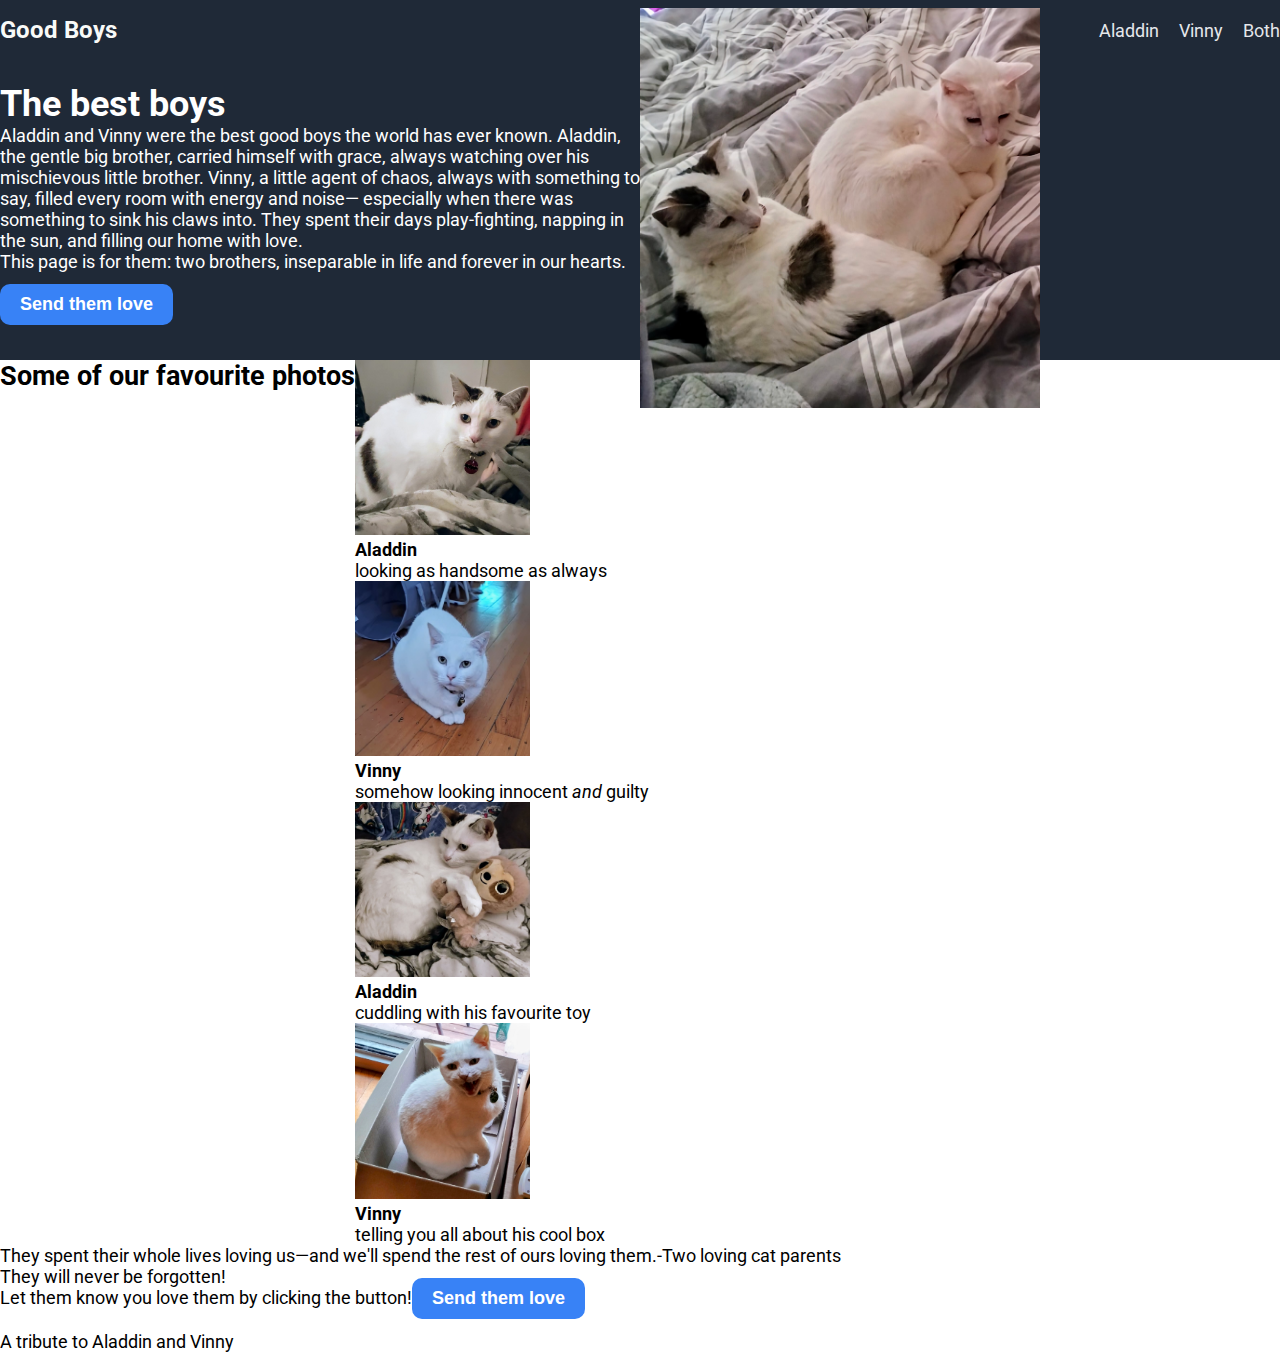
<file: index.html>
<!DOCTYPE html>
<html lang="en">
    <head>
        <meta charset="utf-8">
        <title>The Good Boys</title>
        <link rel="stylesheet" href="./styles.css">
    </head>
    <body>
        <nav class="navbar">
            <div class="container">
                <div class="logo">Good Boys</div>
                <ul>
                    <li><a href="./pages/aladdin.html">Aladdin</a></li>
                    <li><a href="./pages/vinny.html">Vinny</a></li>
                    <li><a href="./pages/both.html">Both</a></li>
                </ul>
            </div>
        </nav>
        <header class="header">
            <div class="container">
                <div class="header-text">
                    <h1>The best boys</h1>
                    <p>
                        Aladdin and Vinny were the best good boys the world has ever known. 
                        Aladdin, the gentle big brother, carried himself with grace, always watching over his mischievous little brother. 
                        Vinny, a little agent of chaos, always with something to say, filled every room with energy and noise—
                        especially when there was something to sink his claws into. 
                        They spent their days play-fighting, napping in the sun, and filling our home with love.
                    </p>
                    <p class="header-bold">
                        This page is for them: two brothers, inseparable in life and forever in our hearts.
                    </p>
                    <button>Send them love</button>
                </div>
                <div class="header-img">
                    <img src="./images/cats/the-good-boys.jpg" alt="The two best boys having a cuddle" width="400px">
                </div>
            </div>
        </header>
        <section class="information">
            <div class="container">
                <h2>Some of our favourite photos</h2>
                <div class="cards">
                    <div class="card">
                        <img src="./images/cats/aladdin.jpg" alt="Aladdin posing for a photo" width="175px">
                        <p><b>Aladdin</b><br>looking as handsome as always</p>
                    </div>
                    <div class="card">
                        <img src="./images/cats/vinny.jpg" alt="Vinny posing for a photo" width="175px">
                        <p><b>Vinny</b><br>somehow looking innocent <em>and</em> guilty</p>
                    </div>
                    <div class="card">
                        <img src="./images/cats/aladdin-and-his-toy.jpg" alt="Aladdin and his toy" width="175px">
                        <p><b>Aladdin</b><br>cuddling with his favourite toy</p>
                    </div>
                    <div class="card">
                        <img src="./images/cats/vinny-in-his-box.jpg" alt="Vinny in his box" width="175px">
                        <p><b>Vinny</b><br>telling you all about his cool box</p>
                    </div>
                </div>
            </div>
        </section>
        <section class="testimonial">
            <div class="container">
                <p class="quote">
                    They spent their whole lives loving us—and we'll spend the rest of ours loving them.
                </p>
                <p class="quoter">
                    -Two loving cat parents
                </p>
            </div>
        </section>
        <section class="call-to-action">
            <div class="container">
                <div class="signup-text">
                    <p class="signup-bold">
                        They will never be forgotten!
                    </p>
                    <p>
                        Let them know you love them by clicking the button!
                    </p>
                </div>
                <button>Send them love</button>
            </div>
        </section>
        <footer class="footer">
            <div class="container">
                A tribute to Aladdin and Vinny
            </div>
        </footer>
    </body>
</html>
</file>
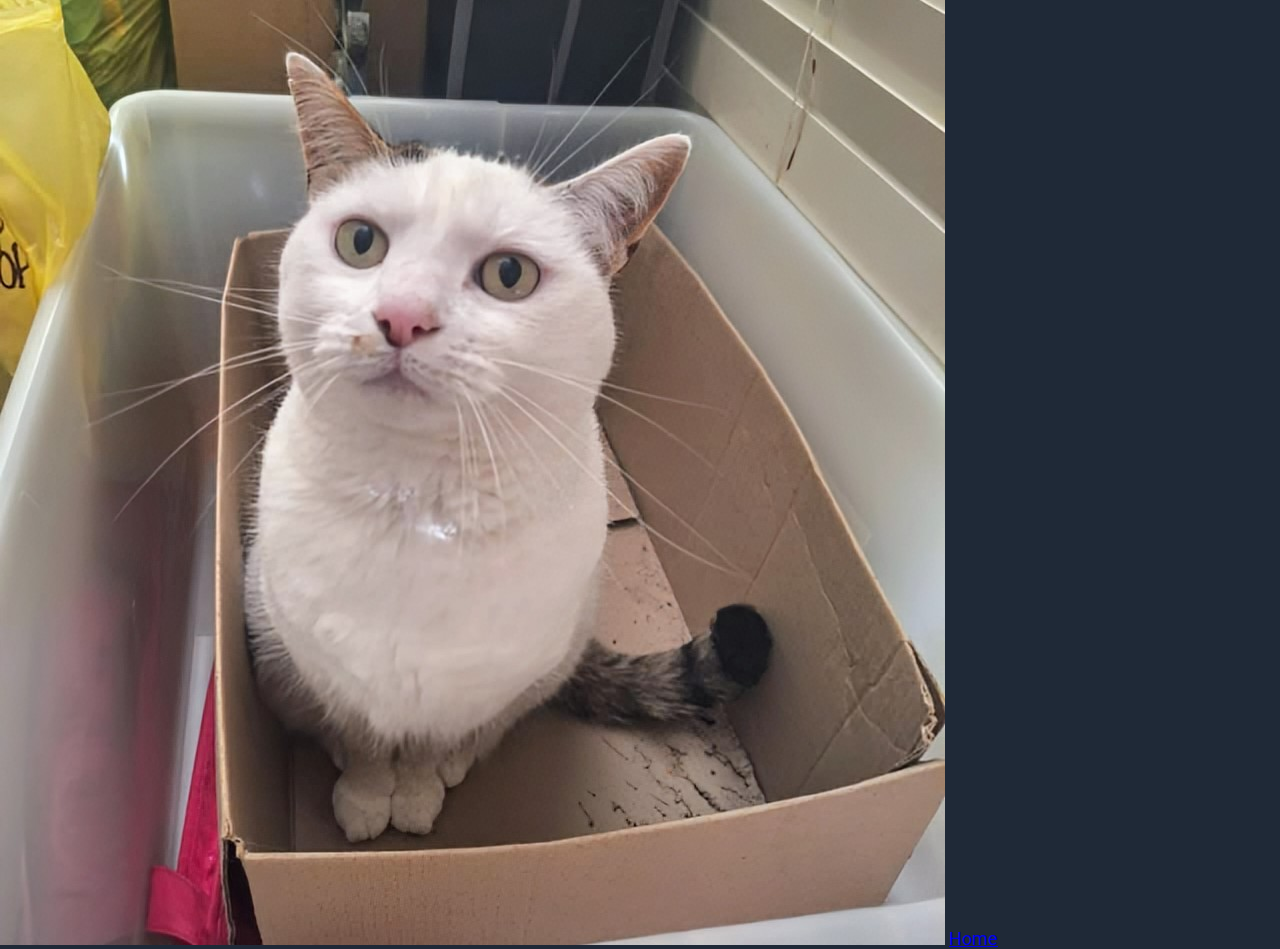
<file: pages/aladdin.html>
<!DOCTYPE html>
<html lang="en">
    <head>
        <meta charset="utf-8">
        <title>Aladdin</title>
        <link rel="stylesheet" href="../styles.css">
    </head>
    <body style="background-color: #1f2937;">
        <div class="cat-pic">
            <img src="../images/cats/aladdin-in-his-box.jpg" alt="Aladdin in a box" class="aladdin">
            <a href="../index.html">Home</a>
        </div>
    </body>
</html>
</file>
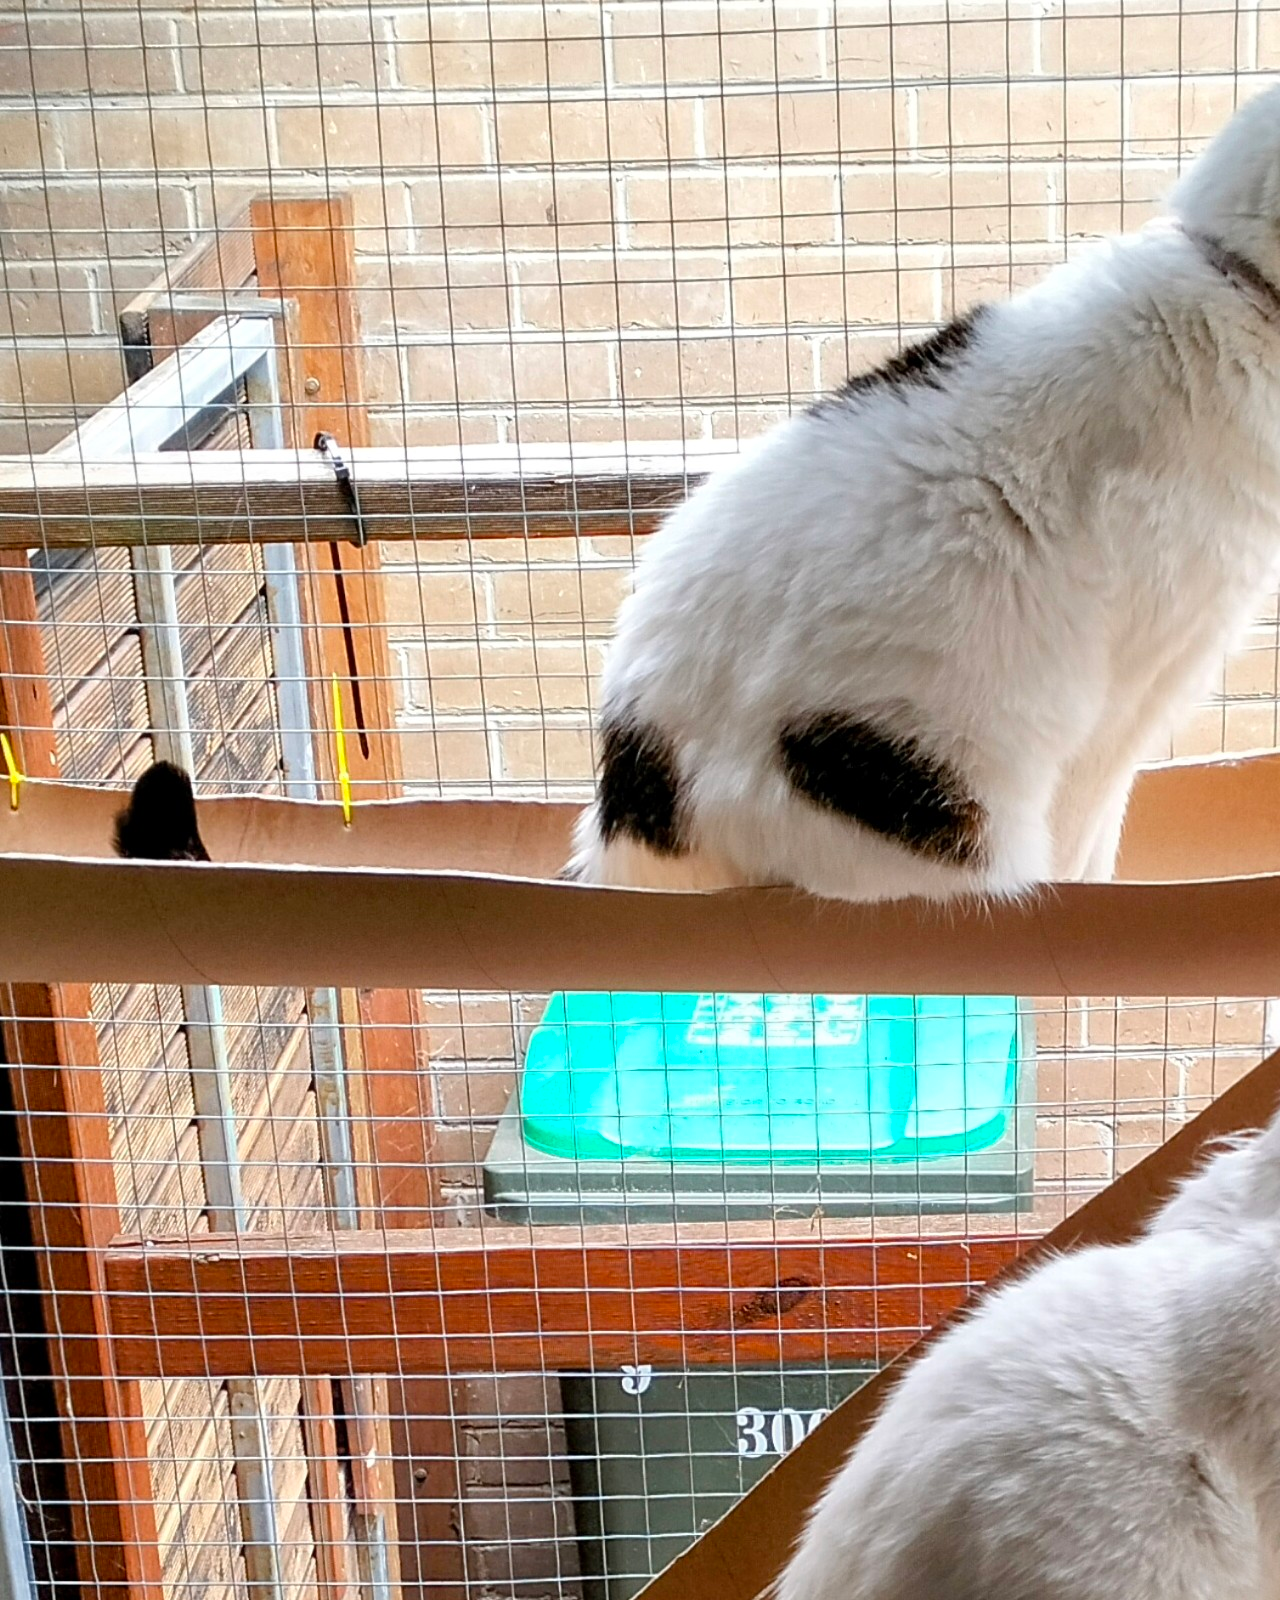
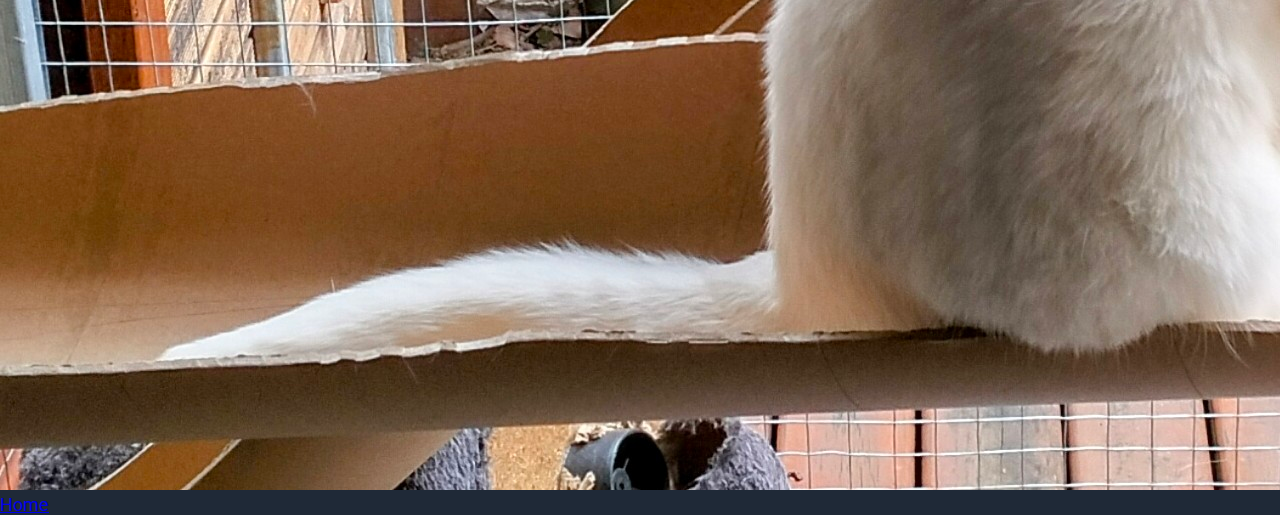
<file: pages/both.html>
<!DOCTYPE html>
<html lang="en">
    <head>
        <meta charset="utf-8">
        <title>Aladdin & Vinny</title>
        <link rel="stylesheet" href="../styles.css">
    </head>
    <body style="background-color: #1f2937;">
        <div class="cat-pic">
            <img src="../images/cats/aladdin-and-vinny-looking.jpg" alt="Aladdin and Vinny looking outside">
            <a href="../index.html">Home</a>
        </div>
    </body>
</html>
</file>
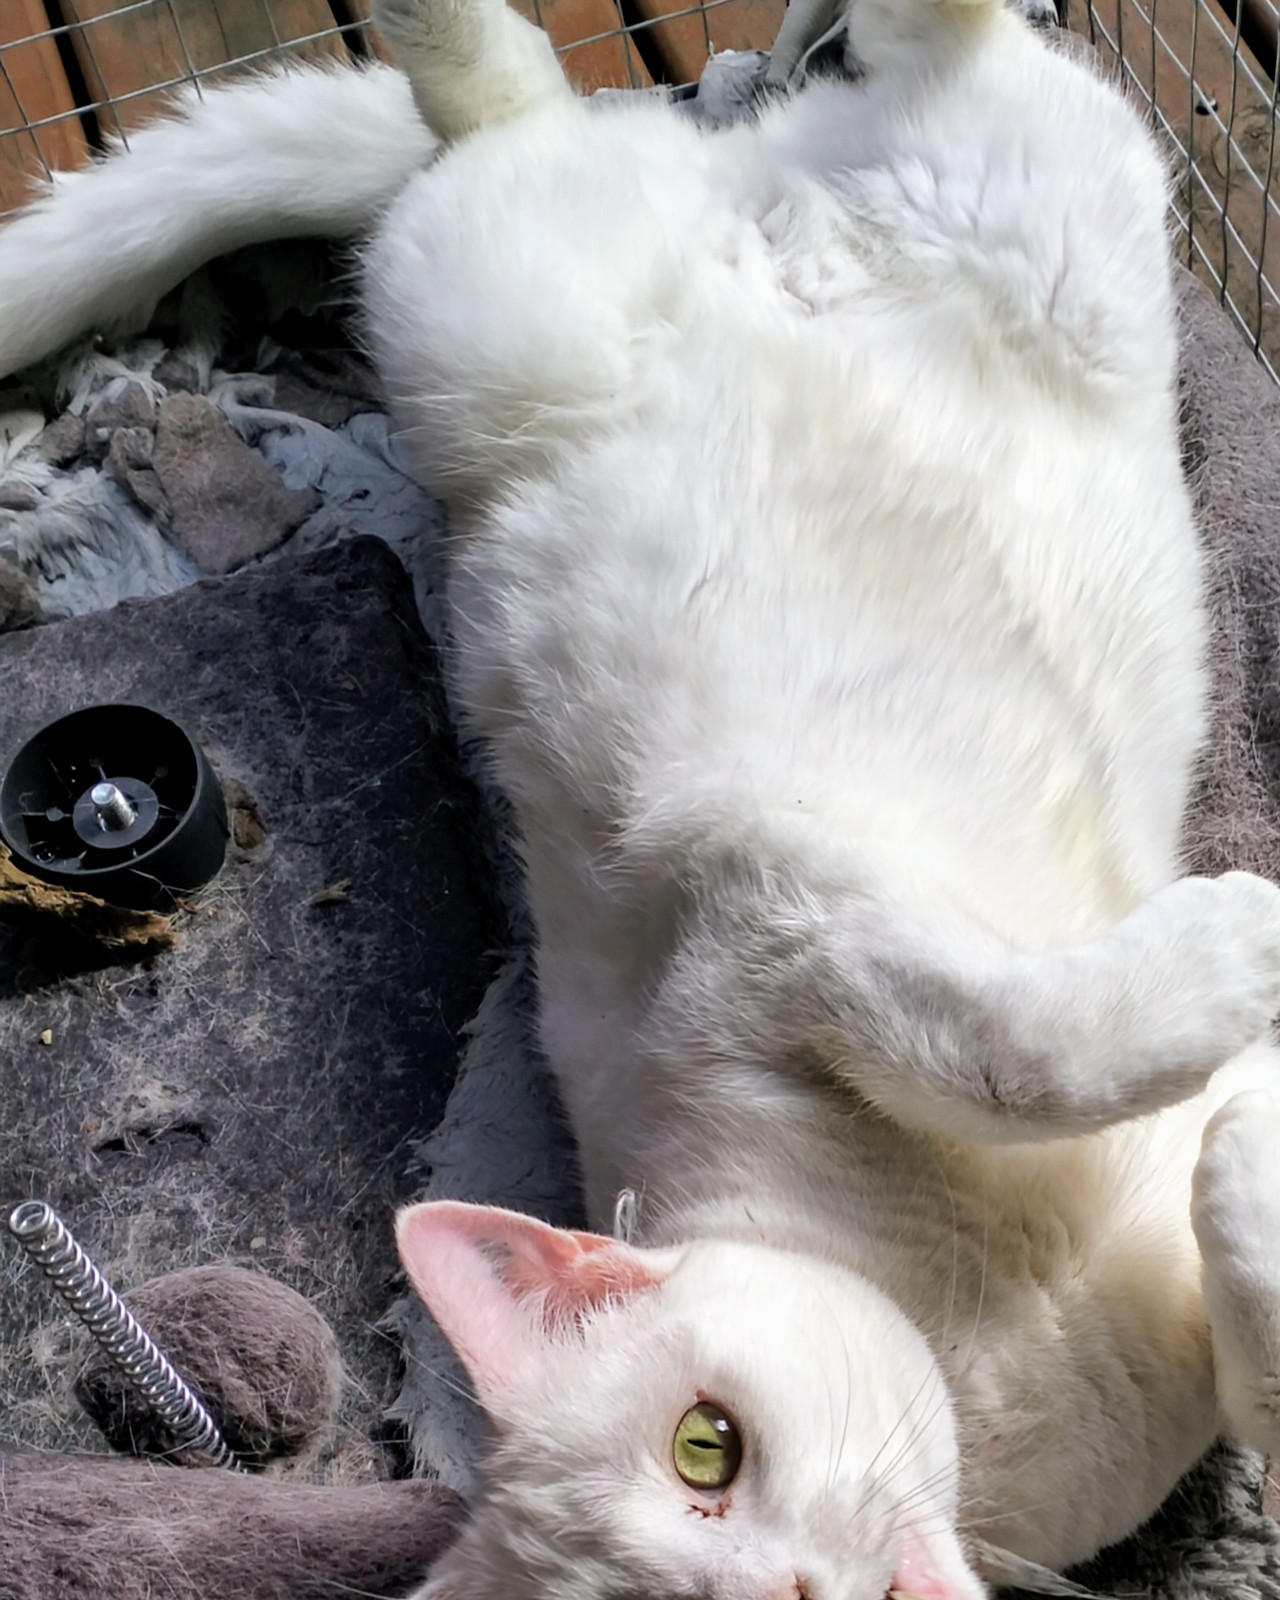
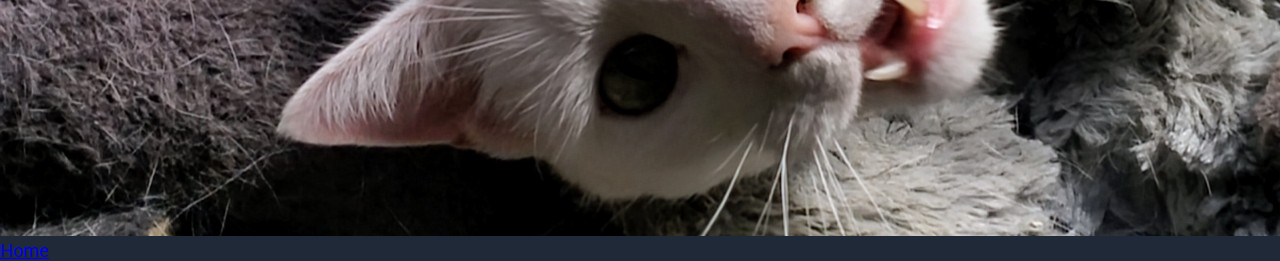
<file: pages/vinny.html>
<!DOCTYPE html>
<html lang="en">
    <head>
        <meta charset="utf-8">
        <title>Vinny</title>
        <link rel="stylesheet" href="../styles.css">
    </head>
    <body style="background-color: #1f2937;">
        <div class="cat-pic">
            <img src="../images/cats/vinny-upside-down.jpg" alt="Vinny posing for a photo upside down">
            <a href="../index.html">Home</a>
        </div>
    </body>
</html>
</file>
<file: styles.css>
@import url('https://fonts.googleapis.com/css2?family=Roboto:ital,wght@0,100..900;1,100..900&display=swap');

* {
    box-sizing: border-box;
}

*, 
*::before, 
*::after {
    margin: 0;
    padding: 0;
}

body {
    font-family: 'Roboto', sans-serif;
    font-size: 18px;
}

ul {
    list-style: none;
}

button {
    background-color: #3882f6;
    color: #fff;
    margin: 12px 0;
    padding: 10px 20px;
    font-size: 18px;
    font-weight: bold;
    border: none;
    border-radius: 10px;
}

.container {
    display: flex;
}

.navbar {
    background-color: #1f2937;
    color: #fff;
    height: 60px;
}

.navbar a {
    color: #e5e7eb;
    text-decoration: none;
}

.navbar a:hover {
    color: #f9faf8;
}

.navbar ul {
    display: flex;
    gap: 20px;
}

.navbar .container {
    justify-content: space-between;
    align-items: center;
    height: 100%;
}

.navbar .logo {
    color: #f9faf8;
    font-size: 24px;
    font-weight: bold;
}

.header {
    background-color: #1f2937;
    color: #fff;
    height: 300px;
}

.header .container {
    justify-content: space-between;
    align-items: center;
    height: 100%;
}

.header .container * {
    flex: 1;
}
</file>
